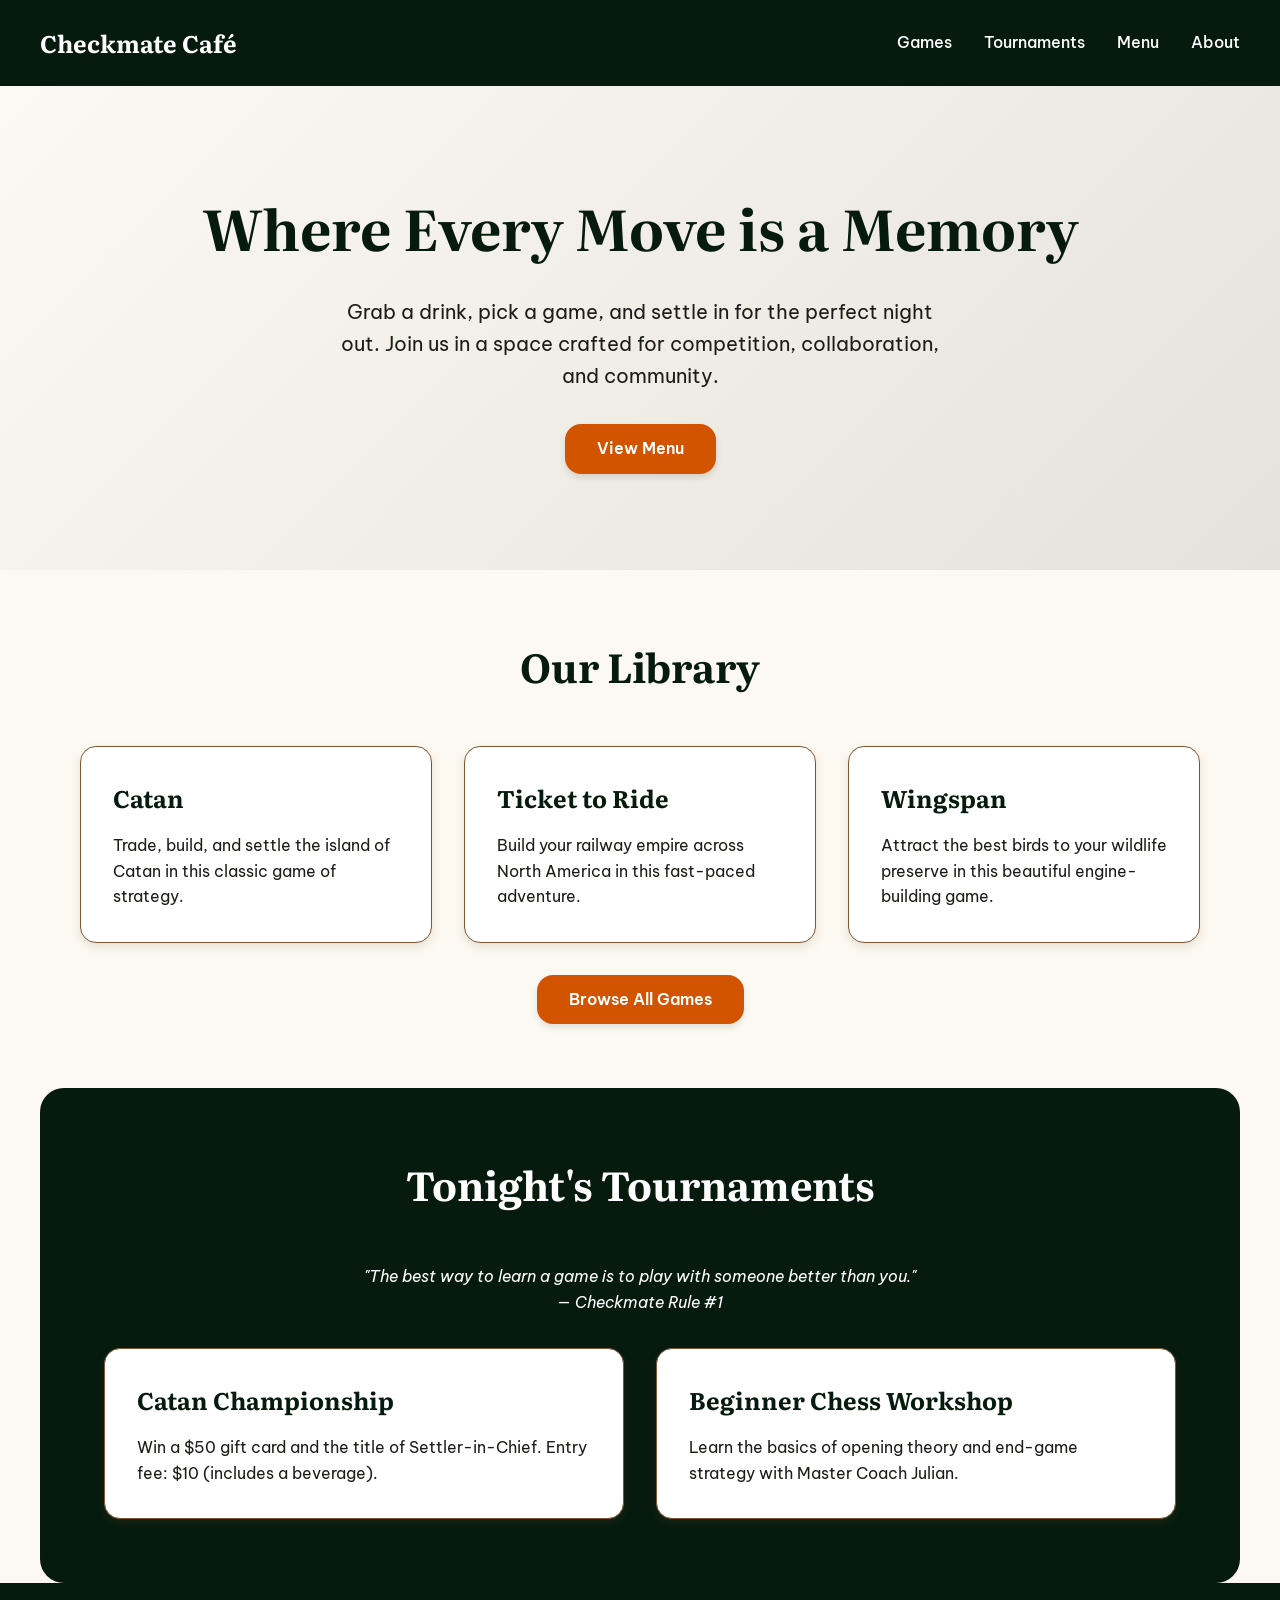
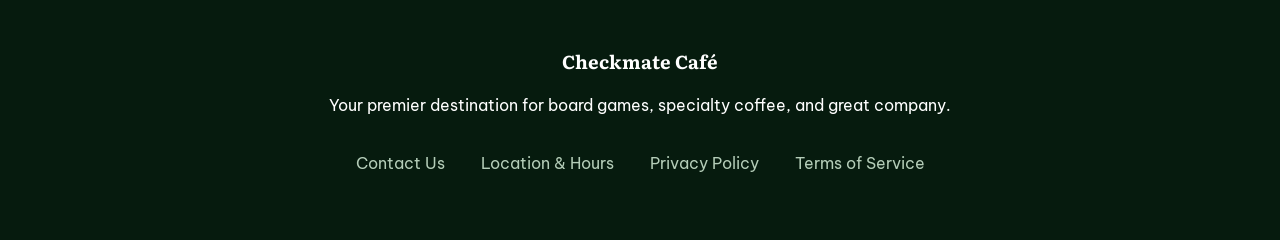
<file: index.html>
<!DOCTYPE html>
<html lang="en">
<head>
    <meta charset="UTF-8">
    <meta name="viewport" content="width=device-width, initial-scale=1.0">
    <title>Checkmate Board Game Café | Home</title>
    <meta name="description" content="Where Every Move is a Memory. Grab a drink, pick a game, and settle in for the perfect night out.">
    <link rel="stylesheet" href="src/css/style.css">
</head>
<body>
    <nav class="navbar">
        <a href="index.html" class="logo">Checkmate Café</a>
        <div class="nav-links">
            <a href="games.html">Games</a>
            <a href="tournaments.html">Tournaments</a>
            <a href="menu.html">Menu</a>
            <a href="#">About</a>
        </div>
    </nav>

    <header class="hero">
        <h1>Where Every Move is a Memory</h1>
        <p>Grab a drink, pick a game, and settle in for the perfect night out. Join us in a space crafted for competition, collaboration, and community.</p>
        <a href="menu.html" class="btn">View Menu</a>
    </header>

    <main>
        <section class="section">
            <h2 class="section-title">Our Library</h2>
            <div class="grid">
                <div class="card">
                    <h3>Catan</h3>
                    <p>Trade, build, and settle the island of Catan in this classic game of strategy.</p>
                </div>
                <div class="card">
                    <h3>Ticket to Ride</h3>
                    <p>Build your railway empire across North America in this fast-paced adventure.</p>
                </div>
                <div class="card">
                    <h3>Wingspan</h3>
                    <p>Attract the best birds to your wildlife preserve in this beautiful engine-building game.</p>
                </div>
            </div>
            <div style="text-align: center; margin-top: 2rem;">
                <a href="games.html" class="btn">Browse All Games</a>
            </div>
        </section>

        <section class="section" style="background-color: var(--primary); color: #fff; border-radius: var(--radius-xl); padding: 4rem;">
            <h2 class="section-title" style="color: #fff;">Tonight's Tournaments</h2>
            <p style="text-align: center; max-width: 600px; margin: 0 auto 2rem auto; font-style: italic;">
                "The best way to learn a game is to play with someone better than you." <br>— Checkmate Rule #1
            </p>
            <div class="grid">
                <div class="card" style="background-color: #fff; color: var(--neutral-text);">
                    <h3 style="color: var(--primary);">Catan Championship</h3>
                    <p>Win a $50 gift card and the title of Settler-in-Chief. Entry fee: $10 (includes a beverage).</p>
                </div>
                <div class="card" style="background-color: #fff; color: var(--neutral-text);">
                    <h3 style="color: var(--primary);">Beginner Chess Workshop</h3>
                    <p>Learn the basics of opening theory and end-game strategy with Master Coach Julian.</p>
                </div>
            </div>
        </section>
    </main>

    <footer>
        <div style="margin-bottom: 2rem;">
            <h3 style="color: #fff; font-family: var(--font-heading);">Checkmate Café</h3>
            <p>Your premier destination for board games, specialty coffee, and great company.</p>
        </div>
        <div>
            <a href="#">Contact Us</a>
            <a href="#">Location & Hours</a>
            <a href="#">Privacy Policy</a>
            <a href="#">Terms of Service</a>
        </div>
    </footer>

    <script src="src/js/app.js"></script>
</body>
</html>
</file>
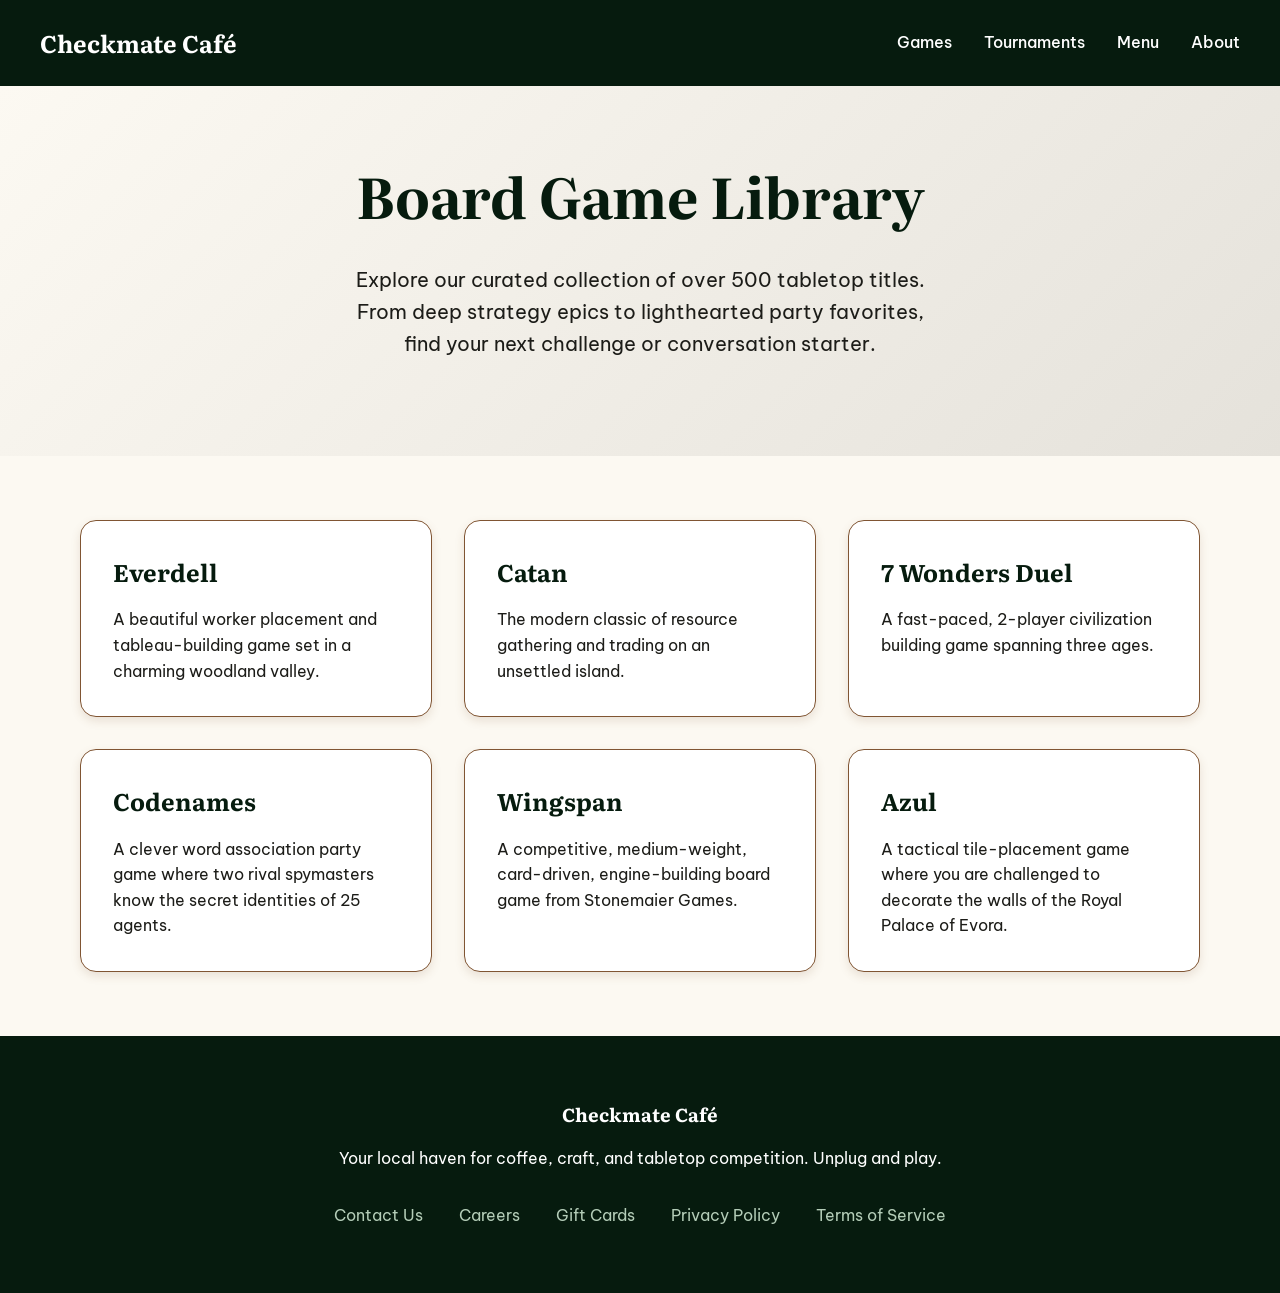
<file: games.html>
<!DOCTYPE html>
<html lang="en">
<head>
    <meta charset="UTF-8">
    <meta name="viewport" content="width=device-width, initial-scale=1.0">
    <title>Games Library | Checkmate Board Game Café</title>
    <meta name="description" content="Explore our curated collection of over 500 tabletop titles.">
    <link rel="stylesheet" href="src/css/style.css">
</head>
<body>
    <nav class="navbar">
        <a href="index.html" class="logo">Checkmate Café</a>
        <div class="nav-links">
            <a href="games.html">Games</a>
            <a href="tournaments.html">Tournaments</a>
            <a href="menu.html">Menu</a>
            <a href="#">About</a>
        </div>
    </nav>

    <header class="hero" style="padding: 4rem 2.5rem;">
        <h1>Board Game Library</h1>
        <p>Explore our curated collection of over 500 tabletop titles. From deep strategy epics to lighthearted party favorites, find your next challenge or conversation starter.</p>
    </header>

    <main>
        <section class="section">
            <div class="grid">
                <div class="card">
                    <h3>Everdell</h3>
                    <p>A beautiful worker placement and tableau-building game set in a charming woodland valley.</p>
                </div>
                <div class="card">
                    <h3>Catan</h3>
                    <p>The modern classic of resource gathering and trading on an unsettled island.</p>
                </div>
                <div class="card">
                    <h3>7 Wonders Duel</h3>
                    <p>A fast-paced, 2-player civilization building game spanning three ages.</p>
                </div>
                <div class="card">
                    <h3>Codenames</h3>
                    <p>A clever word association party game where two rival spymasters know the secret identities of 25 agents.</p>
                </div>
                <div class="card">
                    <h3>Wingspan</h3>
                    <p>A competitive, medium-weight, card-driven, engine-building board game from Stonemaier Games.</p>
                </div>
                <div class="card">
                    <h3>Azul</h3>
                    <p>A tactical tile-placement game where you are challenged to decorate the walls of the Royal Palace of Evora.</p>
                </div>
            </div>
        </section>
    </main>

    <footer>
        <div style="margin-bottom: 2rem;">
            <h3 style="color: #fff; font-family: var(--font-heading);">Checkmate Café</h3>
            <p>Your local haven for coffee, craft, and tabletop competition. Unplug and play.</p>
        </div>
        <div>
            <a href="#">Contact Us</a>
            <a href="#">Careers</a>
            <a href="#">Gift Cards</a>
            <a href="#">Privacy Policy</a>
            <a href="#">Terms of Service</a>
        </div>
    </footer>

    <script src="src/js/app.js"></script>
</body>
</html>
</file>
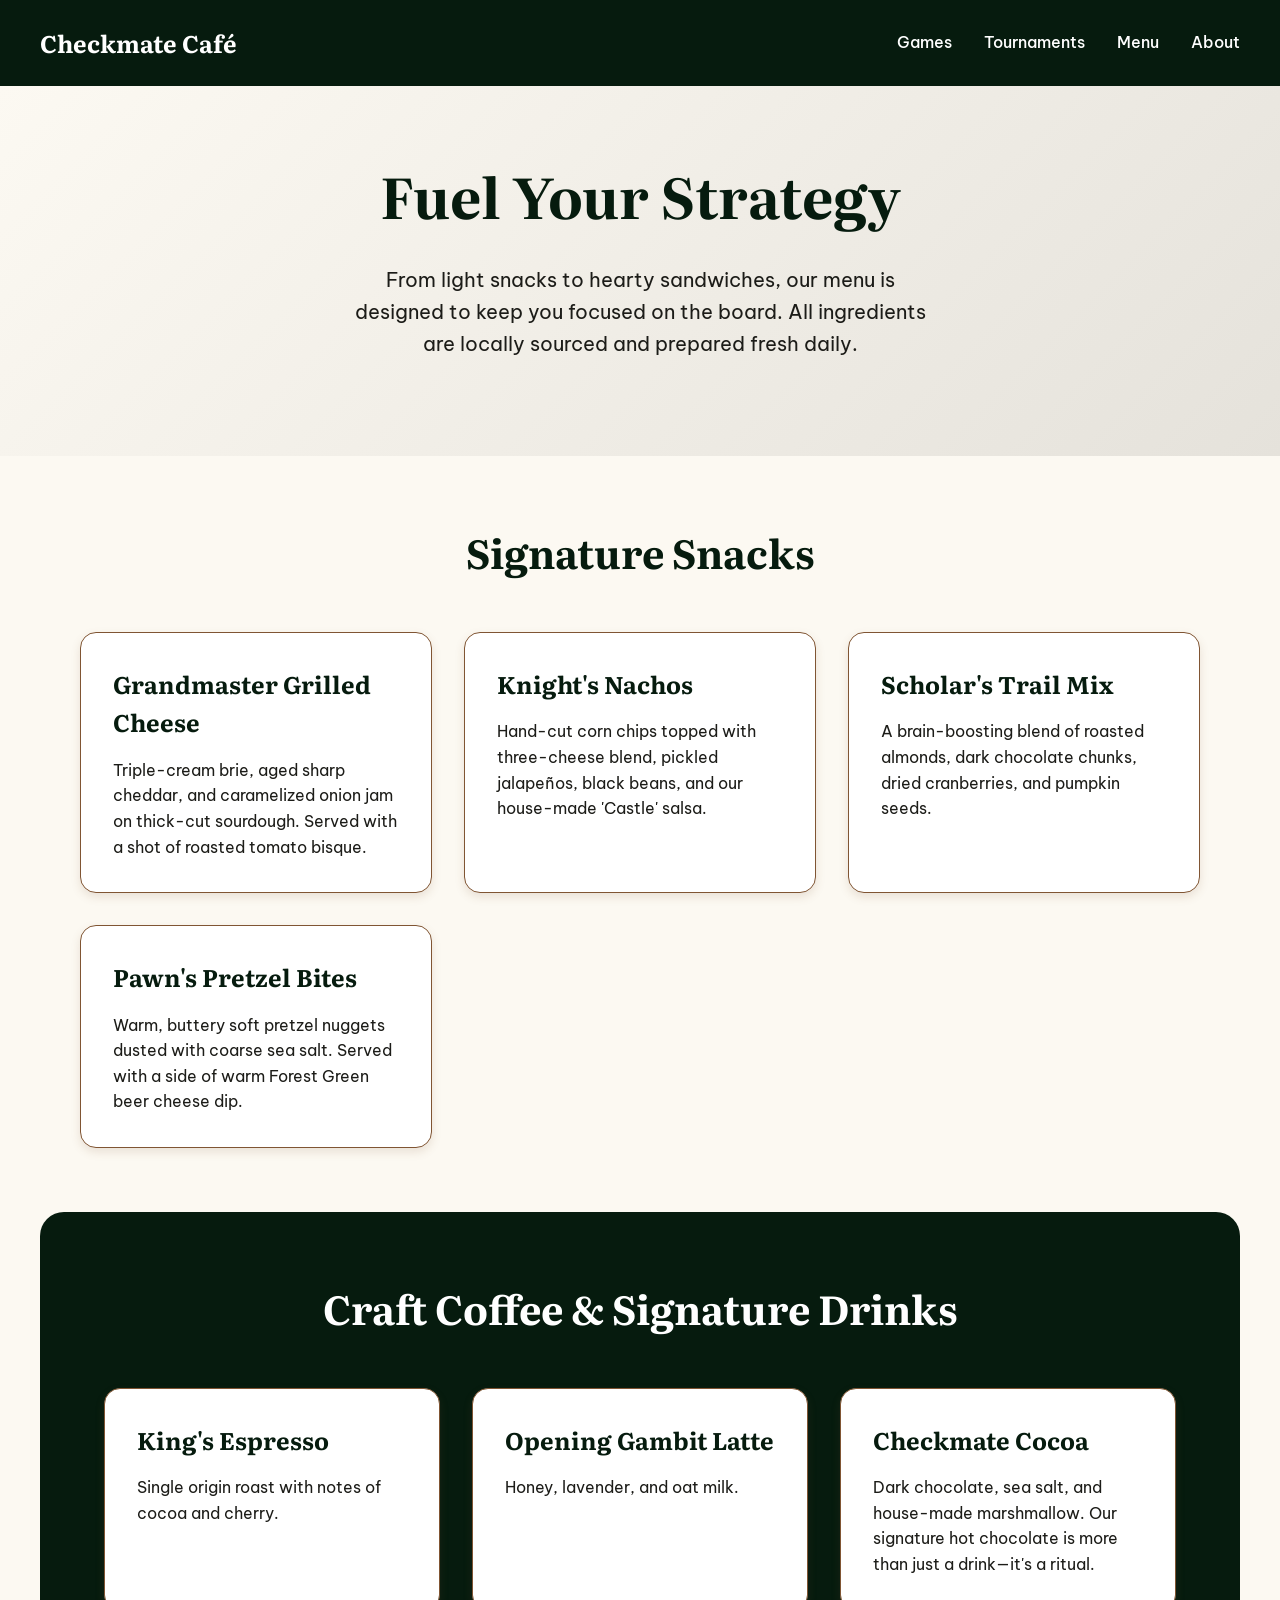
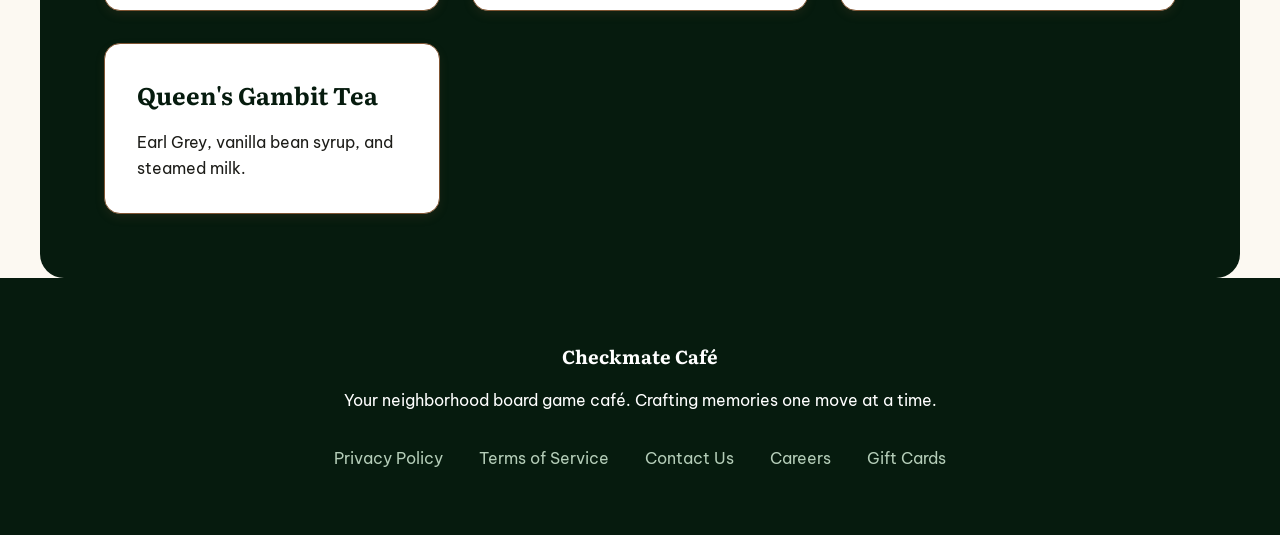
<file: menu.html>
<!DOCTYPE html>
<html lang="en">
<head>
    <meta charset="UTF-8">
    <meta name="viewport" content="width=device-width, initial-scale=1.0">
    <title>Menu | Checkmate Board Game Café</title>
    <meta name="description" content="Fuel Your Strategy with our curated menu of signature snacks and craft coffee.">
    <link rel="stylesheet" href="src/css/style.css">
</head>
<body>
    <nav class="navbar">
        <a href="index.html" class="logo">Checkmate Café</a>
        <div class="nav-links">
            <a href="games.html">Games</a>
            <a href="tournaments.html">Tournaments</a>
            <a href="menu.html">Menu</a>
            <a href="#">About</a>
        </div>
    </nav>

    <header class="hero" style="padding: 4rem 2.5rem;">
        <h1>Fuel Your Strategy</h1>
        <p>From light snacks to hearty sandwiches, our menu is designed to keep you focused on the board. All ingredients are locally sourced and prepared fresh daily.</p>
    </header>

    <main>
        <section class="section">
            <h2 class="section-title">Signature Snacks</h2>
            <div class="grid">
                <div class="card">
                    <h3>Grandmaster Grilled Cheese</h3>
                    <p>Triple-cream brie, aged sharp cheddar, and caramelized onion jam on thick-cut sourdough. Served with a shot of roasted tomato bisque.</p>
                </div>
                <div class="card">
                    <h3>Knight's Nachos</h3>
                    <p>Hand-cut corn chips topped with three-cheese blend, pickled jalapeños, black beans, and our house-made 'Castle' salsa.</p>
                </div>
                <div class="card">
                    <h3>Scholar's Trail Mix</h3>
                    <p>A brain-boosting blend of roasted almonds, dark chocolate chunks, dried cranberries, and pumpkin seeds.</p>
                </div>
                <div class="card">
                    <h3>Pawn's Pretzel Bites</h3>
                    <p>Warm, buttery soft pretzel nuggets dusted with coarse sea salt. Served with a side of warm Forest Green beer cheese dip.</p>
                </div>
            </div>
        </section>

        <section class="section" style="background-color: var(--primary); color: #fff; border-radius: var(--radius-xl); padding: 4rem;">
            <h2 class="section-title" style="color: #fff;">Craft Coffee & Signature Drinks</h2>
            <div class="grid">
                <div class="card" style="background-color: #fff; color: var(--neutral-text);">
                    <h3 style="color: var(--primary);">King's Espresso</h3>
                    <p>Single origin roast with notes of cocoa and cherry.</p>
                </div>
                <div class="card" style="background-color: #fff; color: var(--neutral-text);">
                    <h3 style="color: var(--primary);">Opening Gambit Latte</h3>
                    <p>Honey, lavender, and oat milk.</p>
                </div>
                <div class="card" style="background-color: #fff; color: var(--neutral-text);">
                    <h3 style="color: var(--primary);">Checkmate Cocoa</h3>
                    <p>Dark chocolate, sea salt, and house-made marshmallow. Our signature hot chocolate is more than just a drink—it's a ritual.</p>
                </div>
                <div class="card" style="background-color: #fff; color: var(--neutral-text);">
                    <h3 style="color: var(--primary);">Queen's Gambit Tea</h3>
                    <p>Earl Grey, vanilla bean syrup, and steamed milk.</p>
                </div>
            </div>
        </section>
    </main>

    <footer>
        <div style="margin-bottom: 2rem;">
            <h3 style="color: #fff; font-family: var(--font-heading);">Checkmate Café</h3>
            <p>Your neighborhood board game café. Crafting memories one move at a time.</p>
        </div>
        <div>
            <a href="#">Privacy Policy</a>
            <a href="#">Terms of Service</a>
            <a href="#">Contact Us</a>
            <a href="#">Careers</a>
            <a href="#">Gift Cards</a>
        </div>
    </footer>

    <script src="src/js/app.js"></script>
</body>
</html>
</file>
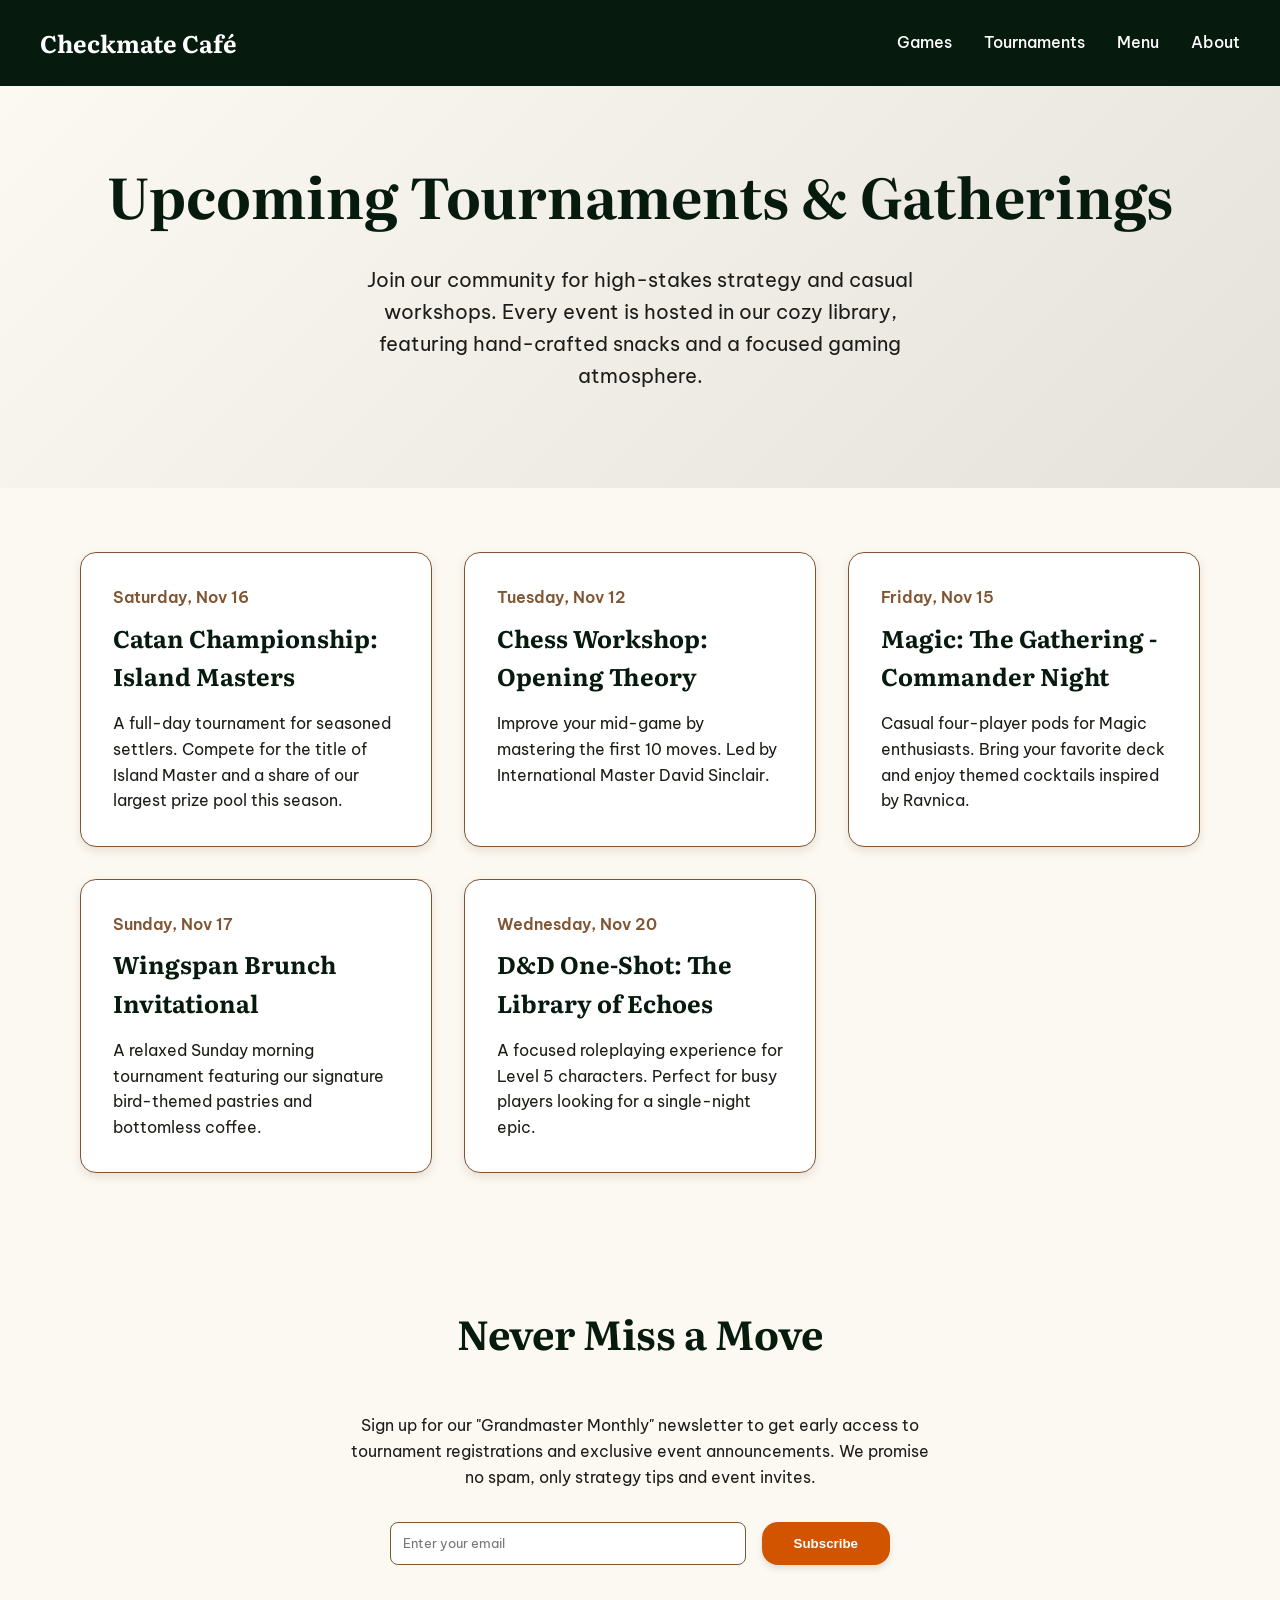
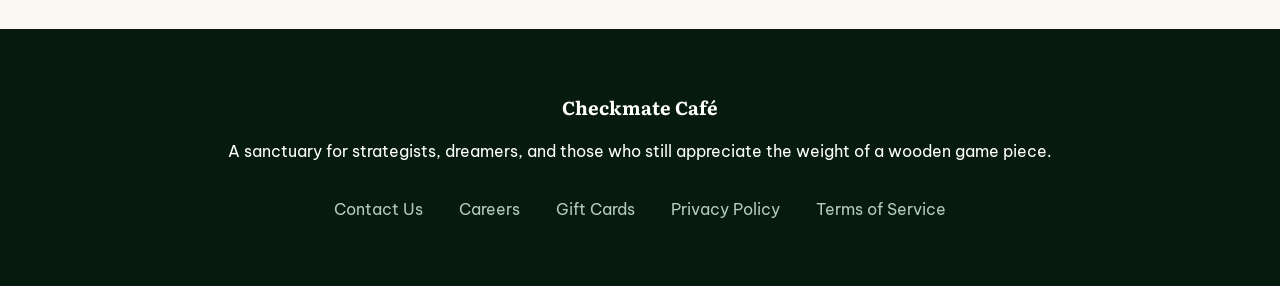
<file: tournaments.html>
<!DOCTYPE html>
<html lang="en">
<head>
    <meta charset="UTF-8">
    <meta name="viewport" content="width=device-width, initial-scale=1.0">
    <title>Tournaments & Events | Checkmate Board Game Café</title>
    <meta name="description" content="Upcoming Tournaments & Gatherings. Join our community for high-stakes strategy and casual workshops.">
    <link rel="stylesheet" href="src/css/style.css">
</head>
<body>
    <nav class="navbar">
        <a href="index.html" class="logo">Checkmate Café</a>
        <div class="nav-links">
            <a href="games.html">Games</a>
            <a href="tournaments.html">Tournaments</a>
            <a href="menu.html">Menu</a>
            <a href="#">About</a>
        </div>
    </nav>

    <header class="hero" style="padding: 4rem 2.5rem;">
        <h1>Upcoming Tournaments & Gatherings</h1>
        <p>Join our community for high-stakes strategy and casual workshops. Every event is hosted in our cozy library, featuring hand-crafted snacks and a focused gaming atmosphere.</p>
    </header>

    <main>
        <section class="section">
            <div class="grid">
                <div class="card">
                    <p style="color: var(--secondary); font-weight: 600; margin-bottom: 0.5rem;">Saturday, Nov 16</p>
                    <h3>Catan Championship: Island Masters</h3>
                    <p>A full-day tournament for seasoned settlers. Compete for the title of Island Master and a share of our largest prize pool this season.</p>
                </div>
                <div class="card">
                    <p style="color: var(--secondary); font-weight: 600; margin-bottom: 0.5rem;">Tuesday, Nov 12</p>
                    <h3>Chess Workshop: Opening Theory</h3>
                    <p>Improve your mid-game by mastering the first 10 moves. Led by International Master David Sinclair.</p>
                </div>
                <div class="card">
                    <p style="color: var(--secondary); font-weight: 600; margin-bottom: 0.5rem;">Friday, Nov 15</p>
                    <h3>Magic: The Gathering - Commander Night</h3>
                    <p>Casual four-player pods for Magic enthusiasts. Bring your favorite deck and enjoy themed cocktails inspired by Ravnica.</p>
                </div>
                <div class="card">
                    <p style="color: var(--secondary); font-weight: 600; margin-bottom: 0.5rem;">Sunday, Nov 17</p>
                    <h3>Wingspan Brunch Invitational</h3>
                    <p>A relaxed Sunday morning tournament featuring our signature bird-themed pastries and bottomless coffee.</p>
                </div>
                <div class="card">
                    <p style="color: var(--secondary); font-weight: 600; margin-bottom: 0.5rem;">Wednesday, Nov 20</p>
                    <h3>D&D One-Shot: The Library of Echoes</h3>
                    <p>A focused roleplaying experience for Level 5 characters. Perfect for busy players looking for a single-night epic.</p>
                </div>
            </div>
        </section>

        <section class="section" style="background-color: var(--neutral-bg); text-align: center;">
            <h2 class="section-title">Never Miss a Move</h2>
            <p style="max-width: 600px; margin: 0 auto 2rem auto;">Sign up for our "Grandmaster Monthly" newsletter to get early access to tournament registrations and exclusive event announcements. We promise no spam, only strategy tips and event invites.</p>
            <form style="display: flex; gap: 1rem; justify-content: center; max-width: 500px; margin: 0 auto;">
                <input type="email" placeholder="Enter your email" style="flex: 1; padding: 0.75rem; border: 1px solid var(--secondary); border-radius: var(--radius); font-family: var(--font-body);">
                <button type="submit" class="btn" style="border: none; cursor: pointer;">Subscribe</button>
            </form>
        </section>
    </main>

    <footer>
        <div style="margin-bottom: 2rem;">
            <h3 style="color: #fff; font-family: var(--font-heading);">Checkmate Café</h3>
            <p>A sanctuary for strategists, dreamers, and those who still appreciate the weight of a wooden game piece.</p>
        </div>
        <div>
            <a href="#">Contact Us</a>
            <a href="#">Careers</a>
            <a href="#">Gift Cards</a>
            <a href="#">Privacy Policy</a>
            <a href="#">Terms of Service</a>
        </div>
    </footer>

    <script src="src/js/app.js"></script>
</body>
</html>
</file>
<file: src/css/style.css>
@import url('https://fonts.googleapis.com/css2?family=Literata:ital,opsz,wght@0,7..72,200..900;1,7..72,200..900&family=Be+Vietnam+Pro:ital,wght@0,100;0,200;0,300;0,400;0,500;0,600;0,700;0,800;0,900;1,100;1,200;1,300;1,400;1,500;1,600;1,700;1,800;1,900&display=swap');

:root {
  --primary: #061b0e;
  --secondary: #805533;
  --tertiary: #d35400; /* Amber/Orange CTA from override */
  --neutral-bg: #fcf9f2;
  --neutral-text: #1c1c18;
  --font-heading: 'Literata', serif;
  --font-body: 'Be Vietnam Pro', sans-serif;
  --radius: 0.5rem;
  --radius-lg: 1rem;
  --radius-xl: 1.5rem;
}

* {
  margin: 0;
  padding: 0;
  box-sizing: border-box;
}

body {
  font-family: var(--font-body);
  background-color: var(--neutral-bg);
  color: var(--neutral-text);
  line-height: 1.6;
}

h1, h2, h3, h4, h5, h6 {
  font-family: var(--font-heading);
  color: var(--primary);
  margin-bottom: 1rem;
}

a {
  text-decoration: none;
  color: inherit;
}

/* Navbar */
.navbar {
  display: flex;
  justify-content: space-between;
  align-items: center;
  padding: 1.5rem 2.5rem;
  background-color: var(--primary);
  color: #fff;
}

.navbar .logo {
  font-family: var(--font-heading);
  font-size: 1.5rem;
  font-weight: 700;
  color: #fff;
}

.nav-links {
  display: flex;
  gap: 2rem;
}

.nav-links a {
  font-weight: 500;
  transition: color 0.3s;
}

.nav-links a:hover {
  color: var(--secondary);
}

/* Hero Section */
.hero {
  padding: 6rem 2.5rem;
  text-align: center;
  background: linear-gradient(135deg, var(--neutral-bg), #e5e2db);
}

.hero h1 {
  font-size: 3.5rem;
  margin-bottom: 1.5rem;
}

.hero p {
  font-size: 1.25rem;
  max-width: 600px;
  margin: 0 auto 2rem auto;
}

.btn {
  display: inline-block;
  padding: 0.75rem 2rem;
  background-color: var(--tertiary);
  color: #fff;
  border-radius: var(--radius-lg);
  font-weight: 600;
  box-shadow: 0 4px 6px rgba(0,0,0,0.1);
  transition: transform 0.2s, box-shadow 0.2s;
}

.btn:hover {
  transform: translateY(-2px);
  box-shadow: 0 6px 12px rgba(0,0,0,0.15);
}

/* Sections */
.section {
  padding: 4rem 2.5rem;
  max-width: 1200px;
  margin: 0 auto;
}

.section-title {
  text-align: center;
  font-size: 2.5rem;
  margin-bottom: 3rem;
}

/* Cards Grid */
.grid {
  display: grid;
  grid-template-columns: repeat(auto-fit, minmax(300px, 1fr));
  gap: 2rem;
}

.card {
  background: #fff;
  border: 1px solid var(--secondary);
  border-radius: var(--radius-lg);
  padding: 2rem;
  box-shadow: 0 4px 10px rgba(128, 85, 51, 0.15);
  transition: transform 0.3s, box-shadow 0.3s;
}

.card:hover {
  transform: translateY(-5px);
  box-shadow: 0 8px 20px rgba(128, 85, 51, 0.25);
}

.card h3 {
  font-size: 1.5rem;
  margin-bottom: 1rem;
}

/* Footer */
footer {
  background-color: var(--primary);
  color: #fff;
  padding: 4rem 2.5rem;
  text-align: center;
}

footer a {
  color: #b4cdb8;
  margin: 0 1rem;
}

footer a:hover {
  color: #fff;
}
</file>
